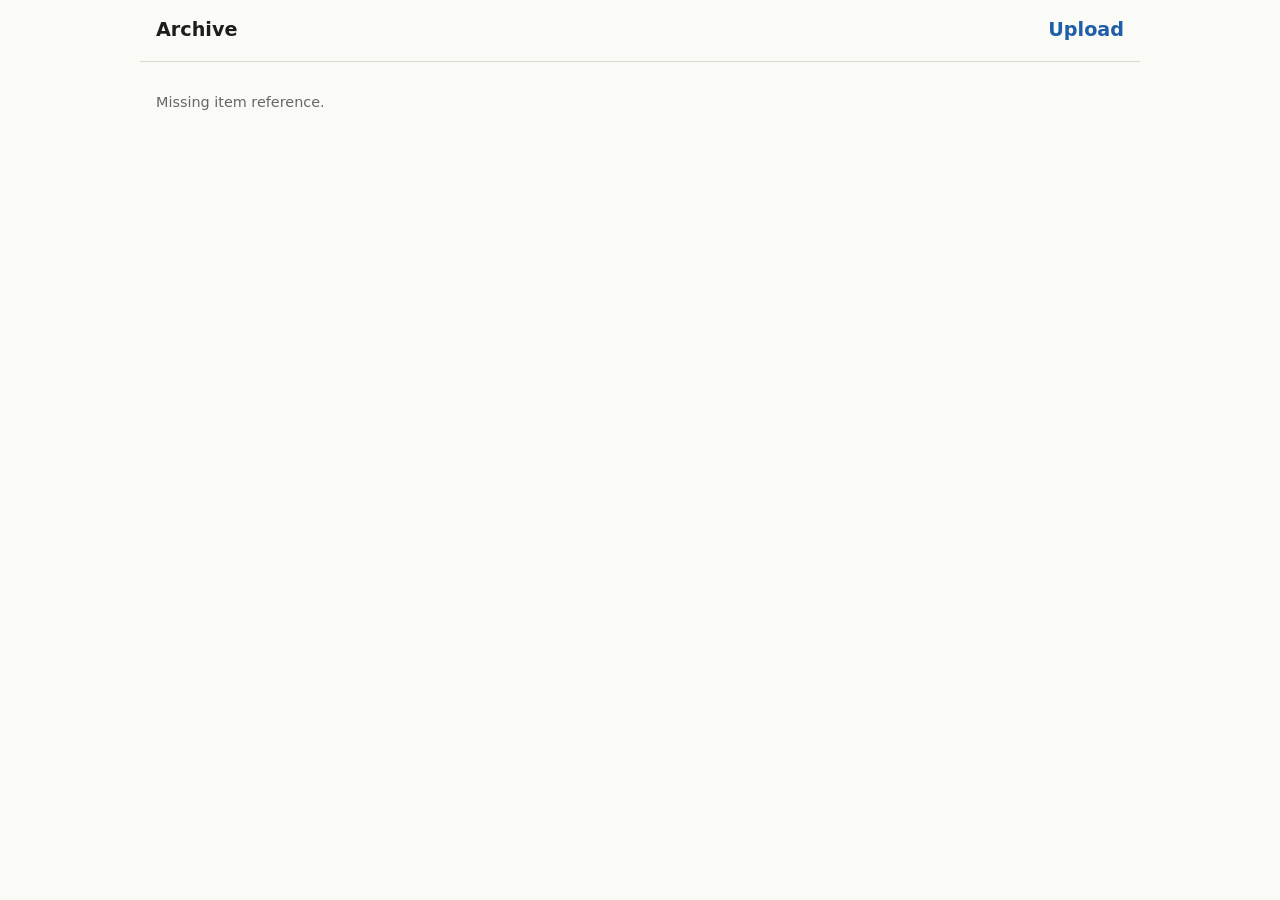
<file: item.html>
<!doctype html>
<html lang="en">
<head>
  <meta charset="utf-8">
  <meta name="viewport" content="width=device-width, initial-scale=1">
  <title>Item · Archive</title>
  <link rel="stylesheet" href="css/style.css">
</head>
<body>
  <header>
    <a href="index.html">Archive</a>
    <nav><a href="upload.html">Upload</a></nav>
  </header>
  <main id="item">
    <p class="status">Loading…</p>
  </main>
  <script type="module" src="js/item.js"></script>
</body>
</html>
</file>
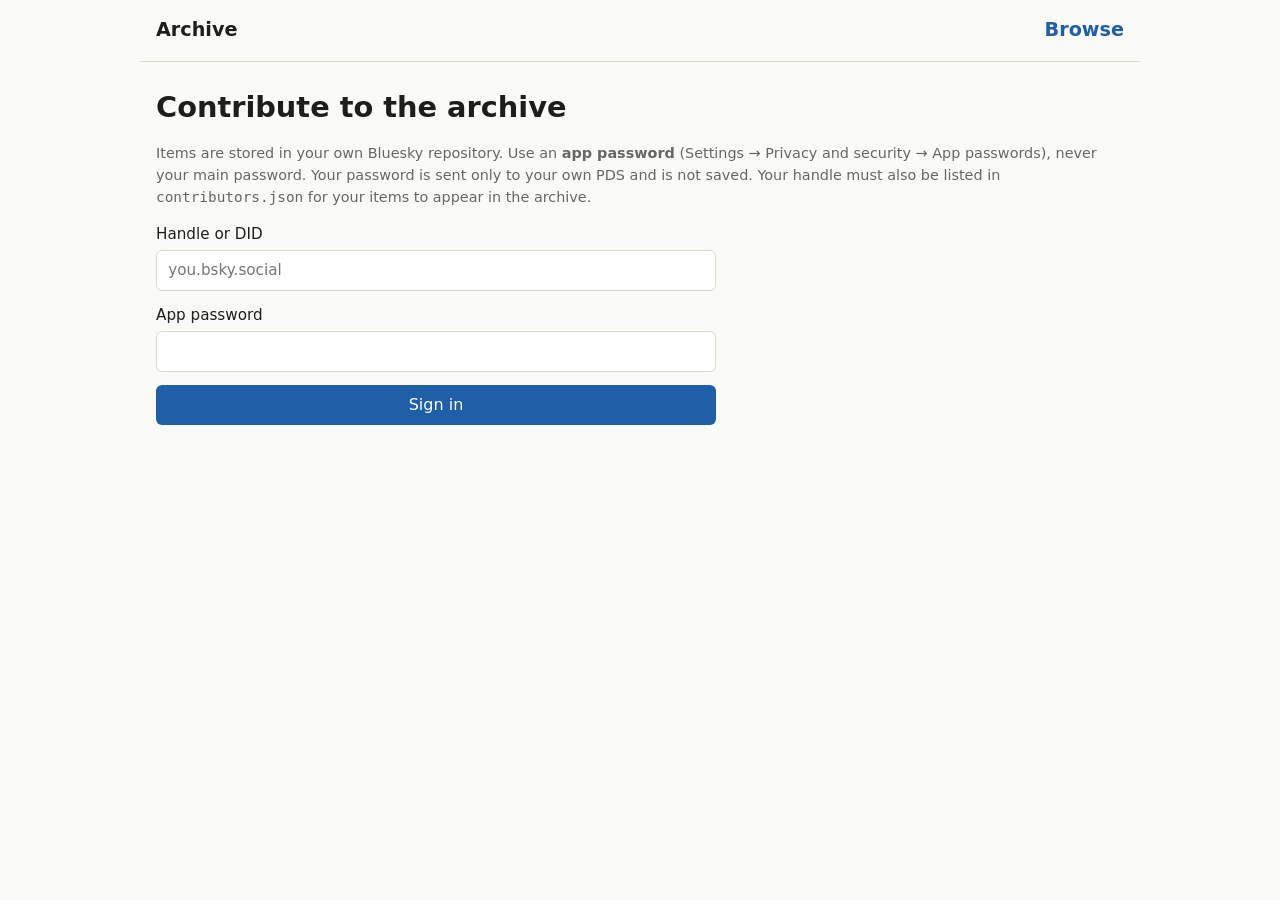
<file: upload.html>
<!doctype html>
<html lang="en">
<head>
  <meta charset="utf-8">
  <meta name="viewport" content="width=device-width, initial-scale=1">
  <title>Upload · Archive</title>
  <link rel="stylesheet" href="css/style.css">
</head>
<body>
  <header>
    <a href="index.html">Archive</a>
    <nav><a href="index.html">Browse</a></nav>
  </header>
  <main>
    <h1>Contribute to the archive</h1>
    <p class="note">
      Items are stored in your own Bluesky repository. Use an
      <strong>app password</strong> (Settings → Privacy and security → App passwords),
      never your main password. Your password is sent only to your own PDS and is
      not saved. Your handle must also be listed in <code>contributors.json</code>
      for your items to appear in the archive.
    </p>

    <section id="login-section">
      <form id="login-form">
        <label>Handle or DID
          <input id="identifier" required autocomplete="username" placeholder="you.bsky.social">
        </label>
        <label>App password
          <input id="app-password" type="password" required autocomplete="current-password">
        </label>
        <button type="submit">Sign in</button>
      </form>
    </section>

    <section id="upload-section" hidden>
      <p><span id="who"></span> · <button id="logout" type="button">Sign out</button></p>

      <form id="upload-form">
        <fieldset>
          <legend>New item</legend>
          <label>File <input id="file" type="file" required></label>
          <label>Title <input id="title" required></label>
          <label>Creator <input id="creator"></label>
          <label>Description <textarea id="description"></textarea></label>
          <label>Date <input id="date" placeholder="e.g. 1998 or 1998-06-12"></label>
          <label>Source URL <input id="sourceUrl" type="url"></label>
          <label>License <input id="license" placeholder="e.g. CC0, Public domain"></label>
          <label>Tags (comma separated) <input id="tags" placeholder="scan, zine, 1990s"></label>
          <button type="submit">Upload</button>
        </fieldset>
      </form>

      <p id="msg" role="status"></p>

      <h2>Your items</h2>
      <ul id="mine" class="mine"></ul>
    </section>
  </main>
  <script type="module" src="js/upload.js"></script>
</body>
</html>
</file>
<file: css/style.css>
:root {
  --bg: #fafaf7;
  --fg: #1d1d1b;
  --muted: #666;
  --line: #d9d9d2;
  --accent: #1f5fa8;
  --danger: #b3261e;
  --ok: #1d6b34;
  --card: #fff;
}
@media (prefers-color-scheme: dark) {
  :root {
    --bg: #161614; --fg: #ececE6; --muted: #9a9a92;
    --line: #35352f; --accent: #7fb2ec; --card: #1f1f1c;
  }
}
* { box-sizing: border-box; }
body {
  margin: 0; font: 16px/1.5 system-ui, sans-serif;
  background: var(--bg); color: var(--fg);
}
header, main { max-width: 1000px; margin: 0 auto; padding: 1rem; }
header {
  display: flex; flex-wrap: wrap; gap: 1rem; align-items: center;
  justify-content: space-between; border-bottom: 1px solid var(--line);
}
header a { color: var(--fg); text-decoration: none; font-weight: 600; font-size: 1.2rem; }
nav a { margin-left: 1rem; color: var(--accent); }
a { color: var(--accent); }
h1 { font-size: 1.8rem; margin: .5rem 0; }
.controls { display: flex; flex-wrap: wrap; gap: .5rem; margin: 1rem 0; }
.controls input { flex: 1; min-width: 200px; }
.status, .meta, .empty { color: var(--muted); font-size: .9rem; }
input, textarea, select, button {
  font: inherit; padding: .5rem .7rem; border: 1px solid var(--line);
  border-radius: 6px; background: var(--card); color: var(--fg);
}
textarea { width: 100%; min-height: 5rem; }
button, .button {
  cursor: pointer; background: var(--accent); color: #fff; border: none;
  text-decoration: none; display: inline-block;
}
button:disabled { opacity: .5; cursor: default; }
button.danger { background: var(--danger); }
button.active { outline: 2px solid var(--accent); outline-offset: 1px; }
#tags button, .tags .tag {
  background: var(--card); color: var(--fg); border: 1px solid var(--line);
  padding: .2rem .6rem; border-radius: 999px; font-size: .85rem; margin: .15rem;
}
.tags { margin: .5rem 0; }
.tag { display: inline-block; }
.grid {
  display: grid; gap: 1rem;
  grid-template-columns: repeat(auto-fill, minmax(260px, 1fr));
}
.card {
  display: block; padding: 1rem; background: var(--card);
  border: 1px solid var(--line); border-radius: 8px;
  color: var(--fg); text-decoration: none;
}
.card h2 { font-size: 1.1rem; margin: 0 0 .3rem; }
.card p { margin: .3rem 0; }
form { display: grid; gap: .8rem; max-width: 560px; }
label { display: grid; gap: .3rem; font-size: .95rem; }
fieldset { border: 1px solid var(--line); border-radius: 8px; padding: 1rem; }
.note { color: var(--muted); font-size: .9rem; }
.preview img, .preview video { max-width: 100%; height: auto; }
.preview iframe { width: 100%; height: 70vh; border: 1px solid var(--line); }
.preview audio { width: 100%; }
dl { display: grid; grid-template-columns: max-content 1fr; gap: .3rem 1rem; }
dt { color: var(--muted); }
dd { margin: 0; word-break: break-all; }
#msg.ok { color: var(--ok); }
#msg.error { color: var(--danger); }
ul.mine { list-style: none; padding: 0; }
ul.mine li { display: flex; gap: .5rem; align-items: center; justify-content: space-between; padding: .4rem 0; border-bottom: 1px solid var(--line); }
</file>
